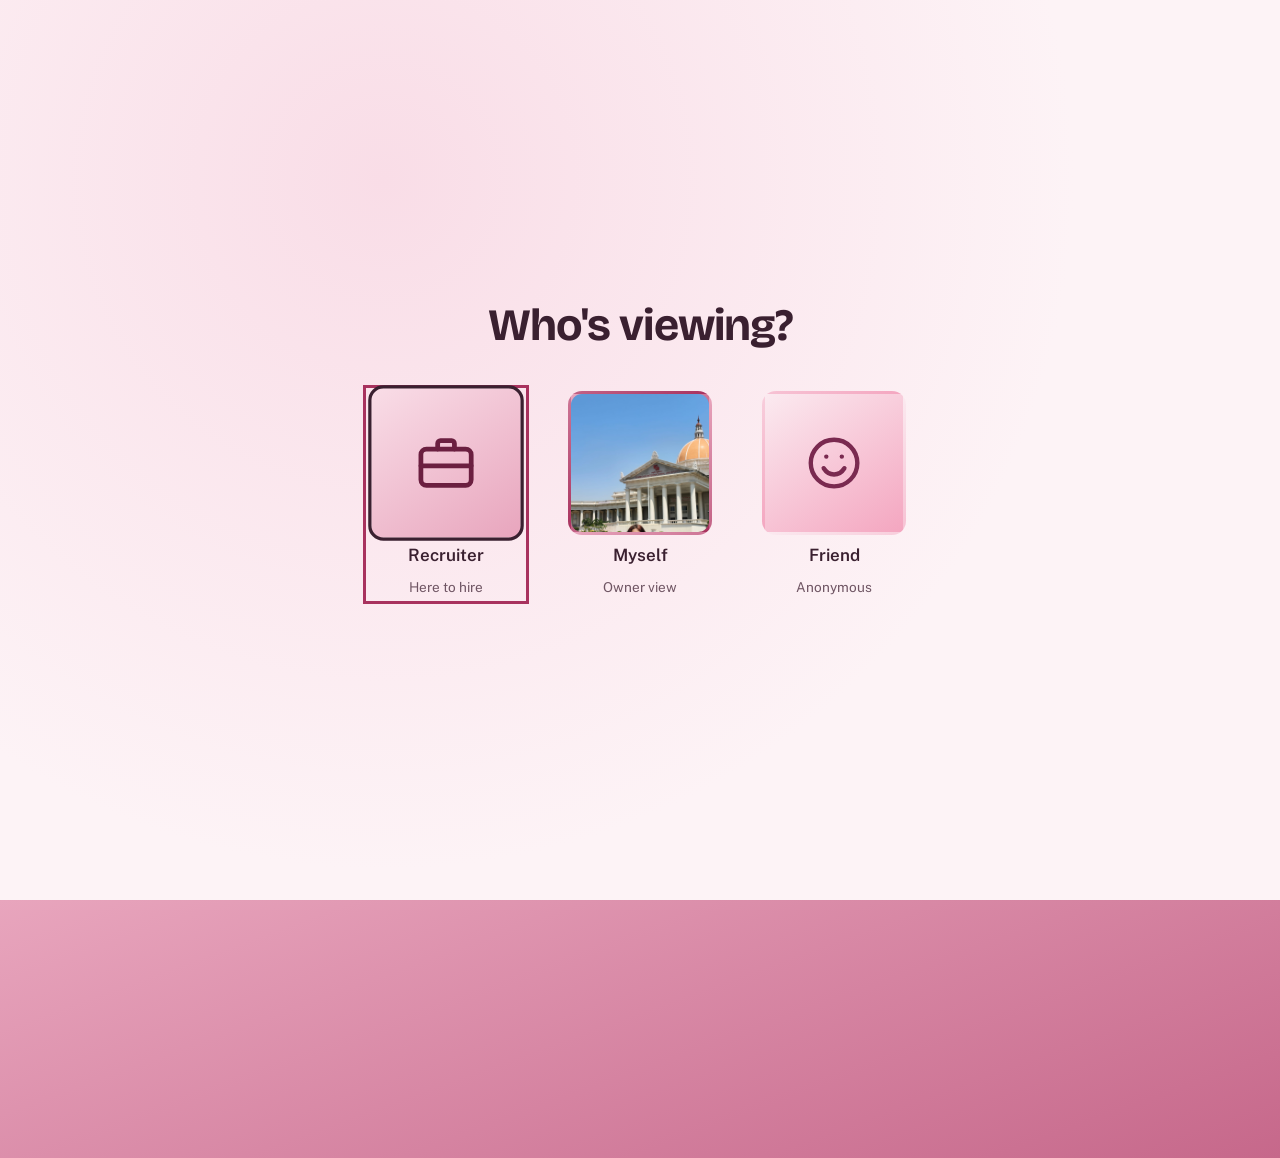
<file: index.html>
<!DOCTYPE html>
<html lang="en">
<head>
  <meta charset="UTF-8">
  <meta name="viewport" content="width=device-width, initial-scale=1">
  <title>Anaya Shende | Software Engineer Portfolio</title>
  <meta name="description" content=" Projects, skills, certifications and contact.">
  <link rel="preconnect" href="https://fonts.googleapis.com">
  <link rel="preconnect" href="https://fonts.gstatic.com" crossorigin>
  <link href="https://fonts.googleapis.com/css2?family=Bricolage+Grotesque:wght@500;700&family=Public+Sans:wght@400;500;600&display=swap" rel="stylesheet">
  <link rel="stylesheet" href="css/style.css">
  <script>
    try { document.documentElement.dataset.theme = localStorage.getItem('theme') || (matchMedia('(prefers-color-scheme: dark)').matches ? 'dark' : 'light'); }
    catch (e) { document.documentElement.dataset.theme = 'light'; }
  </script>
</head>
<body>
  <a class="skip" href="#main">Skip to content</a>
  <div class="wipe" id="wipe" aria-hidden="true"><span id="wipe-label"></span></div>
  <div class="gate" id="gate" role="dialog" aria-modal="true" aria-labelledby="gate-title">
    <h2 id="gate-title">Who's viewing?</h2>
    <ul class="profiles" id="profiles"></ul>
  </div>

  <header class="site-header">
    <nav class="wrap" aria-label="Primary">
      <a class="brand" href="#home">Anaya</a>
      <ul class="nav-links" id="nav-links">
        <li><a href="#home">Home</a></li><li><a href="#about">About</a></li><li><a href="#education">Education</a></li>
        <li><a href="#skills">Skills</a></li><li><a href="#projects">Projects</a></li><li><a href="#experience">Experience</a></li>
        <li><a href="#participation">Participation</a></li><li><a href="#certifications">Certifications</a></li><li><a href="#contact">Contact</a></li>
      </ul>
      <button id="switch" class="icon-btn" aria-label="Switch viewer profile">Switch viewer</button>
      <button id="theme" class="icon-btn" aria-label="Switch colour theme">Theme</button>
      <button id="menu" class="icon-btn menu-btn" aria-expanded="false" aria-controls="nav-links">Menu</button>
    </nav>
  </header>

  <main id="main">
    <section id="home" class="hero wrap active">
      <div class="hero-text">
        <p class="hello" id="hello" aria-live="polite"></p>
        <h1>Anaya Shende </h1>
        <p class="lead" id="lead"></p>
        <div class="actions"><a class="btn primary" id="cta" href="#projects">See projects</a></div>
        <ul class="icons" aria-label="Email, GitHub and LinkedIn"></ul>
        <ul class="quick" id="quick" aria-label="Quick links"></ul>
      </div>
      <figure class="photo" id="photo"><span class="ring" aria-hidden="true"></span><span class="initials" aria-hidden="true">AS</span></figure>
    </section>

    <section id="about" class="wrap"><h2>About</h2>
      <div class="two-col"><div id="about-text"></div><div><h3>Interests</h3><ul class="chips" id="interests"></ul><p class="muted small">Interests are areas I'm exploring, separate from the skills I've used in projects.</p></div></div>
    </section>
    <section id="education" class="wrap"><h2>Education</h2><ol class="timeline" id="education-list"></ol></section>
    <section id="skills" class="wrap"><h2>Skills</h2><div class="skill-grid" id="skills-list"></div></section>
    <section id="projects" class="wrap"><h2>Projects</h2>
      <div id="filters" class="filters" role="group" aria-label="Filter projects"></div>
      <ul id="project-list" class="project-list"></ul>
    </section>
    <section id="experience" class="wrap"><h2>Experience</h2><ol class="timeline" id="experience-list"></ol></section>
    <section id="participation" class="wrap"><h2>Participation</h2><ol class="timeline" id="participation-list"></ol></section>
    <section id="certifications" class="wrap"><h2>Certifications</h2><ul class="cert-grid" id="cert-list"></ul></section>

    <section id="contact" class="wrap"><h2>Contact</h2>
      <p id="contact-intro">Hiring, or want to talk about a project? Send a message , Lets Connect </p>
      <form id="contact-form" novalidate>
        <label for="name" id="name-label">Name</label>
        <input id="name" name="name" autocomplete="name" required>
        <span class="error" data-for="name" aria-live="polite"></span>
        <label for="email" id="email-label">Email</label>
        <input id="email" name="email" type="email" autocomplete="email" required>
        <span class="error" data-for="email" aria-live="polite"></span>
        <label for="message">Message</label>
        <textarea id="message" name="message" rows="5" required></textarea>
        <span class="error" data-for="message" aria-live="polite"></span>
        <button class="btn primary" type="submit">Send message</button>
        <p id="form-status" role="status"></p>
      </form>
    </section>
  </main>

  <footer class="wrap site-footer"><ul class="icons" aria-label="Email, GitHub and LinkedIn"></ul><p>&copy; <span id="year"></span> Anaya Shende. Built with plain HTML, CSS and JavaScript.</p></footer>
  <script src="js/data.js"></script>
  <script src="js/main.js"></script>
</body>
</html>
</file>
<file: css/style.css>
:root{--bg:#fdf3f6;--surface:#fff;--text:#3a2030;--muted:#6f5563;--line:#f0d3dd;--accent:#a8325e;--accent-text:#fff;--blush:#f9dde7;--rose:#e8a5bd;--danger:#b3261e;--warn:#8a5a00;--head:"Bricolage Grotesque","Segoe UI",system-ui,sans-serif;--body:"Public Sans","Segoe UI",system-ui,sans-serif;--max:68rem}
:root[data-theme=dark]{--bg:#241620;--surface:#2f1d29;--text:#fbeaf0;--muted:#cba9b8;--line:#4a3040;--accent:#f4a6c0;--accent-text:#2a1420;--blush:#3a2432;--rose:#7a4560;--danger:#ff9e94;--warn:#f0c674}
*,*::before,*::after{box-sizing:border-box}
html{scroll-behavior:smooth;scroll-padding-top:4.5rem}
body{margin:0;background:var(--bg);color:var(--text);font:400 1.0625rem/1.65 var(--body);overflow-x:hidden}
.wrap{max-width:var(--max);margin:0 auto;padding:0 1.25rem}
section.wrap{padding-top:5rem;padding-bottom:1rem;outline:none}
a{color:var(--accent)}
:focus-visible{outline:3px solid var(--accent);outline-offset:2px}
.skip{position:absolute;left:-999px}.skip:focus{left:1rem;top:1rem;background:var(--surface);padding:.5rem 1rem;z-index:20}
.muted{color:var(--muted)}.small{font-size:.9rem}

/* Page wipe: the one signature transition */
.wipe{display:grid;place-items:center;font:700 clamp(2rem,6vw,4rem) var(--head);color:#fff;letter-spacing:-.02em;position:fixed;inset:0;z-index:30;pointer-events:none;transform:translateY(100%);background:linear-gradient(160deg,var(--rose),var(--accent))}
.wipe.in{transform:translateY(0);transition:transform .5s cubic-bezier(.7,0,.2,1);pointer-events:all}
.wipe.out{transform:translateY(-100%);transition:transform .5s cubic-bezier(.7,0,.2,1)}

.site-header{position:sticky;top:0;z-index:5;background:color-mix(in srgb,var(--bg) 90%,transparent);backdrop-filter:blur(8px);border-bottom:1px solid var(--line)}
.site-header nav{display:flex;align-items:center;gap:1rem;height:3.5rem}
.brand{font:700 1.3rem var(--head);color:var(--text);text-decoration:none;margin-right:auto}
.nav-links{display:flex;gap:1.1rem;list-style:none;margin:0;padding:0}
.nav-links a{color:var(--muted);text-decoration:none;font-weight:500;font-size:.92rem;padding:.25rem 0;border-bottom:2px solid transparent;transition:color .2s,border-color .2s}
.nav-links a:hover{color:var(--text)}.nav-links a[aria-current=true]{color:var(--text);border-color:var(--accent)}
.icon-btn{font:500 .9rem var(--body);color:var(--text);background:none;border:1px solid var(--line);border-radius:6px;padding:.35rem .8rem;cursor:pointer}
.icon-btn:hover{border-color:var(--accent)}.menu-btn{display:none}

/* Hero */
.hero{display:grid;grid-template-columns:1.4fr 1fr;gap:3rem;align-items:center;padding-top:4rem;padding-bottom:2rem;min-height:calc(100vh - 3.5rem)}
.hero h1{font:700 clamp(2rem,4.6vw,3.4rem)/1.08 var(--head);letter-spacing:-.02em;margin:0 0 1.25rem}
.hello{font-weight:600;color:var(--accent);margin:1.25rem 0 .75rem}
.lead{max-width:56ch;color:var(--muted);font-size:1.15rem;margin:0 0 1.5rem}
.hero-text>*{animation:rise .7s cubic-bezier(.2,.7,.2,1) both}
.hero-text>:nth-child(2){animation-delay:.08s}.hero-text>:nth-child(3){animation-delay:.16s}.hero-text>:nth-child(4){animation-delay:.24s}.hero-text>:nth-child(5){animation-delay:.32s}.hero-text>:nth-child(6){animation-delay:.4s}
@keyframes rise{from{opacity:0;transform:translateY(14px)}}
.viewer{display:inline-flex;flex-wrap:wrap;gap:.25rem;padding:.25rem;border:1px solid var(--line);border-radius:999px;background:var(--surface)}
.viewer button{font:500 .88rem var(--body);color:var(--muted);background:none;border:0;border-radius:999px;padding:.4rem .9rem;cursor:pointer;transition:background .25s,color .25s}
.viewer button[aria-checked=true]{background:var(--accent);color:var(--accent-text)}
.actions{margin-bottom:1.25rem}
.quick{display:flex;flex-wrap:wrap;gap:.6rem;list-style:none;margin:0;padding:0}
.quick li{display:flex;align-items:center;gap:.4rem}
.quick a{display:inline-block;font-weight:600;text-decoration:none;color:var(--text);background:var(--surface);border:1px solid var(--line);border-radius:999px;padding:.4rem 1rem;transition:transform .2s,border-color .2s,background .2s}
.quick a:hover{border-color:var(--accent);background:var(--blush);transform:translateY(-2px)}
 .icons{display:flex;gap:.75rem;list-style:none;margin:0 0 1rem;padding:0}
.icons a{display:grid;place-items:center;width:2.8rem;height:2.8rem;border-radius:50%;color:var(--accent);background:var(--surface);border:1px solid var(--line);transition:transform .25s,background .25s,color .25s,border-color .25s}
.icons a:hover{background:var(--accent);color:var(--accent-text);border-color:var(--accent);transform:translateY(-3px) rotate(-6deg)}
.icons svg{width:1.25rem;height:1.25rem}
.site-footer .icons{margin-bottom:1.25rem}
.btn{display:inline-block;font:600 1rem var(--body);text-decoration:none;cursor:pointer;color:var(--text);background:transparent;border:1px solid var(--line);border-radius:6px;padding:.6rem 1.2rem;transition:border-color .2s,transform .2s,filter .2s}
.btn:hover{border-color:var(--accent);transform:translateY(-1px)}
.btn.primary{background:var(--accent);color:var(--accent-text);border-color:var(--accent)}.btn.primary:hover{filter:brightness(1.08)}

/* Photo */
.photo{position:relative;margin:0;justify-self:center;width:min(100%,19rem);aspect-ratio:4/5;animation:rise .9s .2s cubic-bezier(.2,.7,.2,1) both}
.photo>img,.photo .initials{position:absolute;inset:0;width:100%;height:100%;border-radius:46% 54% 42% 58%/52% 44% 56% 48%;object-fit:cover;animation:morph 14s ease-in-out infinite}
.photo .initials{display:grid;place-items:center;font:700 4.5rem var(--head);color:var(--accent);background:linear-gradient(160deg,var(--blush),var(--rose))}
.photo.has-img .initials{display:none}
.photo .ring{position:absolute;inset:-.9rem;border:2px solid var(--rose);border-radius:46% 54% 42% 58%/52% 44% 56% 48%;animation:morph 14s ease-in-out infinite reverse}
@keyframes morph{50%{border-radius:56% 44% 54% 46%/42% 56% 44% 58%}}

h2{font:700 1.9rem/1.2 var(--head);letter-spacing:-.01em;margin:0 0 1.5rem}
h3{font:700 1.15rem/1.3 var(--head);margin:0 0 .5rem}
.two-col{display:grid;grid-template-columns:1.2fr 1fr;gap:3rem}.two-col p{margin:0 0 1rem;max-width:60ch}

.chips{display:flex;flex-wrap:wrap;gap:.4rem;list-style:none;margin:0 0 .75rem;padding:0}
.chips li{font-size:.88rem;background:var(--blush);border:1px solid var(--line);border-radius:999px;padding:.2rem .75rem;transition:background .2s,transform .2s}
.chips li:hover{background:var(--rose);transform:translateY(-1px)}
.skill-grid{display:grid;grid-template-columns:repeat(auto-fill,minmax(19rem,1fr));gap:1.75rem 2.5rem}

.timeline{list-style:none;margin:0;padding:0 0 0 1.25rem;border-left:2px solid var(--line)}
.timeline li{position:relative;padding:0 0 1.5rem 1rem}
.timeline li::before{content:"";position:absolute;left:-1.6rem;top:.55rem;width:.7rem;height:.7rem;border-radius:50%;background:var(--accent)}
.timeline strong{display:block}.timeline p{margin:.3rem 0 0;max-width:60ch}

.filters{display:flex;flex-wrap:wrap;gap:.5rem;margin-bottom:1.5rem}
.filters button{font:500 .9rem var(--body);color:var(--muted);background:none;border:1px solid var(--line);border-radius:999px;padding:.3rem .9rem;cursor:pointer;transition:background .2s,color .2s}
.filters button[aria-pressed=true]{background:var(--accent);border-color:var(--accent);color:var(--accent-text)}
.project-list{list-style:none;margin:0;padding:0}
.project{display:flex;justify-content:space-between;align-items:flex-start;gap:1.5rem;padding:1.5rem 0;border-top:1px solid var(--line);animation:fade .4s both}
.project:last-child{border-bottom:1px solid var(--line)}
.project p{margin:0 0 .6rem;max-width:52rem}.project .btn{flex:none}
@keyframes fade{from{opacity:0;transform:translateX(-10px)}}
.tags{display:flex;flex-wrap:wrap;gap:.2rem 1rem;list-style:none;padding:0;margin:0 0 .4rem;color:var(--muted);font-size:.9rem}

.cert-grid{display:grid;grid-template-columns:repeat(auto-fill,minmax(17rem,1fr));gap:1.5rem;list-style:none;margin:0;padding:0}
.cert{background:var(--surface);border:1px solid var(--line);border-radius:10px;overflow:hidden;transition:transform .25s,border-color .25s}
.cert:hover{transform:translateY(-4px);border-color:var(--accent)}
.pdf{display:block;width:100%;height:13rem;border:0;background:var(--blush);pointer-events:none}
.cert-body{padding:1rem 1.1rem 1.2rem}.cert-body p{margin:0 0 .5rem}.links{display:flex;gap:.6rem}.links .btn{padding:.4rem 1rem}

.flag{display:none;font-size:.82rem;font-weight:600;color:var(--warn);background:color-mix(in srgb,var(--warn) 14%,transparent);border-radius:4px;padding:.1rem .5rem;margin-top:.3rem}
body[data-viewer=self] .flag{display:inline-block}

form{display:grid;max-width:34rem;gap:.35rem}label{font-weight:600;margin-top:.75rem}
input,textarea{font:inherit;color:var(--text);background:var(--surface);border:1px solid var(--line);border-radius:6px;padding:.65rem .8rem;width:100%}
input[aria-invalid=true],textarea[aria-invalid=true]{border-color:var(--danger)}
.error{color:var(--danger);font-size:.9rem;min-height:1.2rem}
form .btn{justify-self:start;margin-top:.75rem}#form-status{color:var(--muted);margin:.5rem 0 0}
.site-footer{padding-top:4rem;padding-bottom:2.5rem;color:var(--muted);font-size:.95rem}

.rv{opacity:0;transform:translateY(18px);transition:opacity .6s,transform .6s cubic-bezier(.2,.7,.2,1)}.rv.seen{opacity:1;transform:none}

@media(max-width:900px){.menu-btn{display:inline-block}
.nav-links{display:none;position:absolute;top:3.5rem;left:0;right:0;flex-direction:column;gap:0;background:var(--bg);border-bottom:1px solid var(--line);padding:.5rem 1.25rem 1rem}
.nav-links.open{display:flex}.nav-links a{display:block;padding:.6rem 0}}
@media(max-width:760px){.hero,.two-col{grid-template-columns:1fr;gap:2rem}.hero{min-height:0;padding-top:2.5rem}.photo{order:-1;width:12rem}.project{flex-direction:column;gap:.5rem}}
@media(prefers-reduced-motion:reduce){html{scroll-behavior:auto}*,*::before,*::after{animation:none!important;transition:none!important}.rv{opacity:1;transform:none}}

/* One page at a time */
main>section{display:none}main>section.active{display:block}main>section.hero.active{display:grid}
main>section.active>*{animation:rise .7s cubic-bezier(.2,.7,.2,1) both}
main>section.active>:nth-child(2){animation-delay:.08s}main>section.active>:nth-child(3){animation-delay:.16s}
.project-list .project:nth-child(n){animation-delay:calc(var(--i,0)*.05s)}
.site-footer{margin-top:3rem}

/* Who's viewing? */
.gate{position:fixed;inset:0;z-index:40;display:flex;flex-direction:column;align-items:center;justify-content:center;gap:2.5rem;padding:1.5rem;background:radial-gradient(circle at 30% 20%,var(--blush),var(--bg) 60%);transition:opacity .6s,transform .6s;animation:fade2 .6s both}
.gate[hidden]{display:none}.gate.leave{opacity:0;transform:scale(1.08);pointer-events:none}
@keyframes fade2{from{opacity:0}}
.gate h2{font:700 clamp(1.8rem,4vw,2.8rem)/1.1 var(--head);margin:0;letter-spacing:-.02em}
.profiles{display:flex;flex-wrap:wrap;justify-content:center;gap:clamp(1rem,3vw,2.5rem);list-style:none;margin:0;padding:0}
.profiles li{animation:rise .6s cubic-bezier(.2,.7,.2,1) both}.profiles li:nth-child(2){animation-delay:.1s}.profiles li:nth-child(3){animation-delay:.2s}
.profile{display:grid;justify-items:center;gap:.4rem;background:none;border:0;cursor:pointer;color:var(--text);font:inherit;transition:transform .35s,opacity .4s}
.avatar{display:grid;place-items:center;width:clamp(6.5rem,16vw,9rem);aspect-ratio:1;border-radius:14px;overflow:hidden;border:3px solid transparent;transition:border-color .25s,transform .35s}
.avatar svg{width:45%}.avatar img{width:100%;height:100%;object-fit:cover}
.a-recruiter{background:linear-gradient(145deg,#f9dde7,#e8a5bd);color:#6b1f40}
.a-self{background:linear-gradient(145deg,#e8a5bd,#a8325e);color:#fff}
.a-friend{background:linear-gradient(145deg,#fbeaf0,#f4a6c0);color:#7a2a50}
.profile:hover .avatar,.profile:focus-visible .avatar{border-color:var(--text);transform:scale(1.08)}
.pname{font-weight:600}.psub{font-size:.85rem;color:var(--muted)}
.gate.picking .profile:not(.picked){opacity:0;transform:scale(.9)}.profile.picked .avatar{transform:scale(1.3)}
</file>
